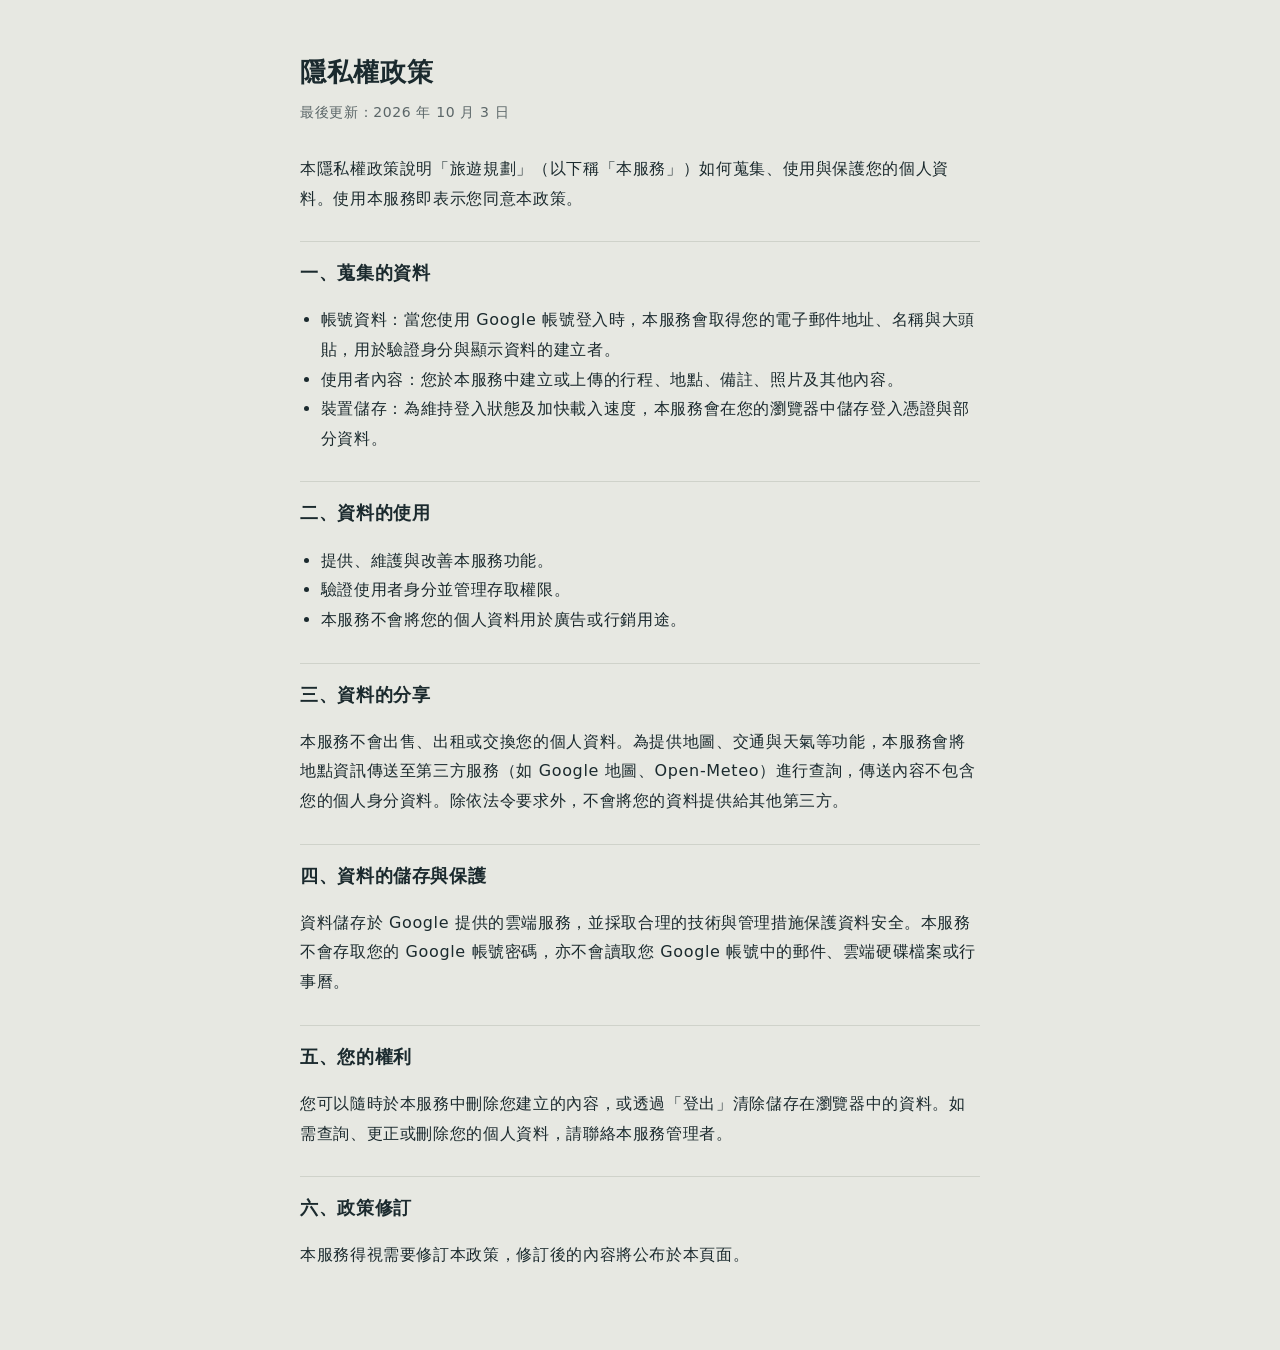
<file: privacy.html>
<!doctype html>
<html lang="zh-Hant">
<head>
<link rel="icon" href="favicon.ico" sizes="32x32">
<link rel="icon" type="image/svg+xml" href="icons/favicon.svg">
<link rel="apple-touch-icon" href="icons/apple-touch-icon.png">
<meta charset="utf-8">
<meta name="viewport" content="width=device-width, initial-scale=1">
<title>隱私權政策｜旅遊規劃</title>
<style>
  :root { --bg:#E7E8E2; --panel:#F4F4F0; --ink:#1B2A2E; --ink2:#5b6668; --rule:#cfd2ca; }
  @media (prefers-color-scheme: dark) { :root { --bg:#141B1D; --panel:#1B2427; --ink:#E8E6DF; --ink2:#9AA3A5; --rule:#2c3639; } }
  html, body { margin: 0; background: var(--bg); color: var(--ink); }
  body { font-family: "PingFang TC", "Noto Sans TC", "Microsoft JhengHei", system-ui, sans-serif; line-height: 1.85; letter-spacing: .04em; }
  main { max-width: 680px; margin: 0 auto; padding: 48px 20px 64px; }
  h1 { font-size: 26px; margin: 0 0 4px; }
  .date { color: var(--ink2); font-size: 14px; margin: 0 0 28px; }
  h2 { font-size: 18px; margin: 28px 0 6px; padding-top: 14px; border-top: 1px solid var(--rule); }
  p, li { font-size: 16px; }
  ul { padding-left: 1.3em; }
  a { color: inherit; }
</style>
</head>
<body>
<main>
  <h1>隱私權政策</h1>
  <p class="date">最後更新：2026 年 10 月 3 日</p>

  <p>本隱私權政策說明「旅遊規劃」（以下稱「本服務」）如何蒐集、使用與保護您的個人資料。使用本服務即表示您同意本政策。</p>

  <h2>一、蒐集的資料</h2>
  <ul>
    <li>帳號資料：當您使用 Google 帳號登入時，本服務會取得您的電子郵件地址、名稱與大頭貼，用於驗證身分與顯示資料的建立者。</li>
    <li>使用者內容：您於本服務中建立或上傳的行程、地點、備註、照片及其他內容。</li>
    <li>裝置儲存：為維持登入狀態及加快載入速度，本服務會在您的瀏覽器中儲存登入憑證與部分資料。</li>
  </ul>

  <h2>二、資料的使用</h2>
  <ul>
    <li>提供、維護與改善本服務功能。</li>
    <li>驗證使用者身分並管理存取權限。</li>
    <li>本服務不會將您的個人資料用於廣告或行銷用途。</li>
  </ul>

  <h2>三、資料的分享</h2>
  <p>本服務不會出售、出租或交換您的個人資料。為提供地圖、交通與天氣等功能，本服務會將地點資訊傳送至第三方服務（如 Google 地圖、Open-Meteo）進行查詢，傳送內容不包含您的個人身分資料。除依法令要求外，不會將您的資料提供給其他第三方。</p>

  <h2>四、資料的儲存與保護</h2>
  <p>資料儲存於 Google 提供的雲端服務，並採取合理的技術與管理措施保護資料安全。本服務不會存取您的 Google 帳號密碼，亦不會讀取您 Google 帳號中的郵件、雲端硬碟檔案或行事曆。</p>

  <h2>五、您的權利</h2>
  <p>您可以隨時於本服務中刪除您建立的內容，或透過「登出」清除儲存在瀏覽器中的資料。如需查詢、更正或刪除您的個人資料，請聯絡本服務管理者。</p>

  <h2>六、政策修訂</h2>
  <p>本服務得視需要修訂本政策，修訂後的內容將公布於本頁面。</p>
</main>
</body>
</html>
</file>
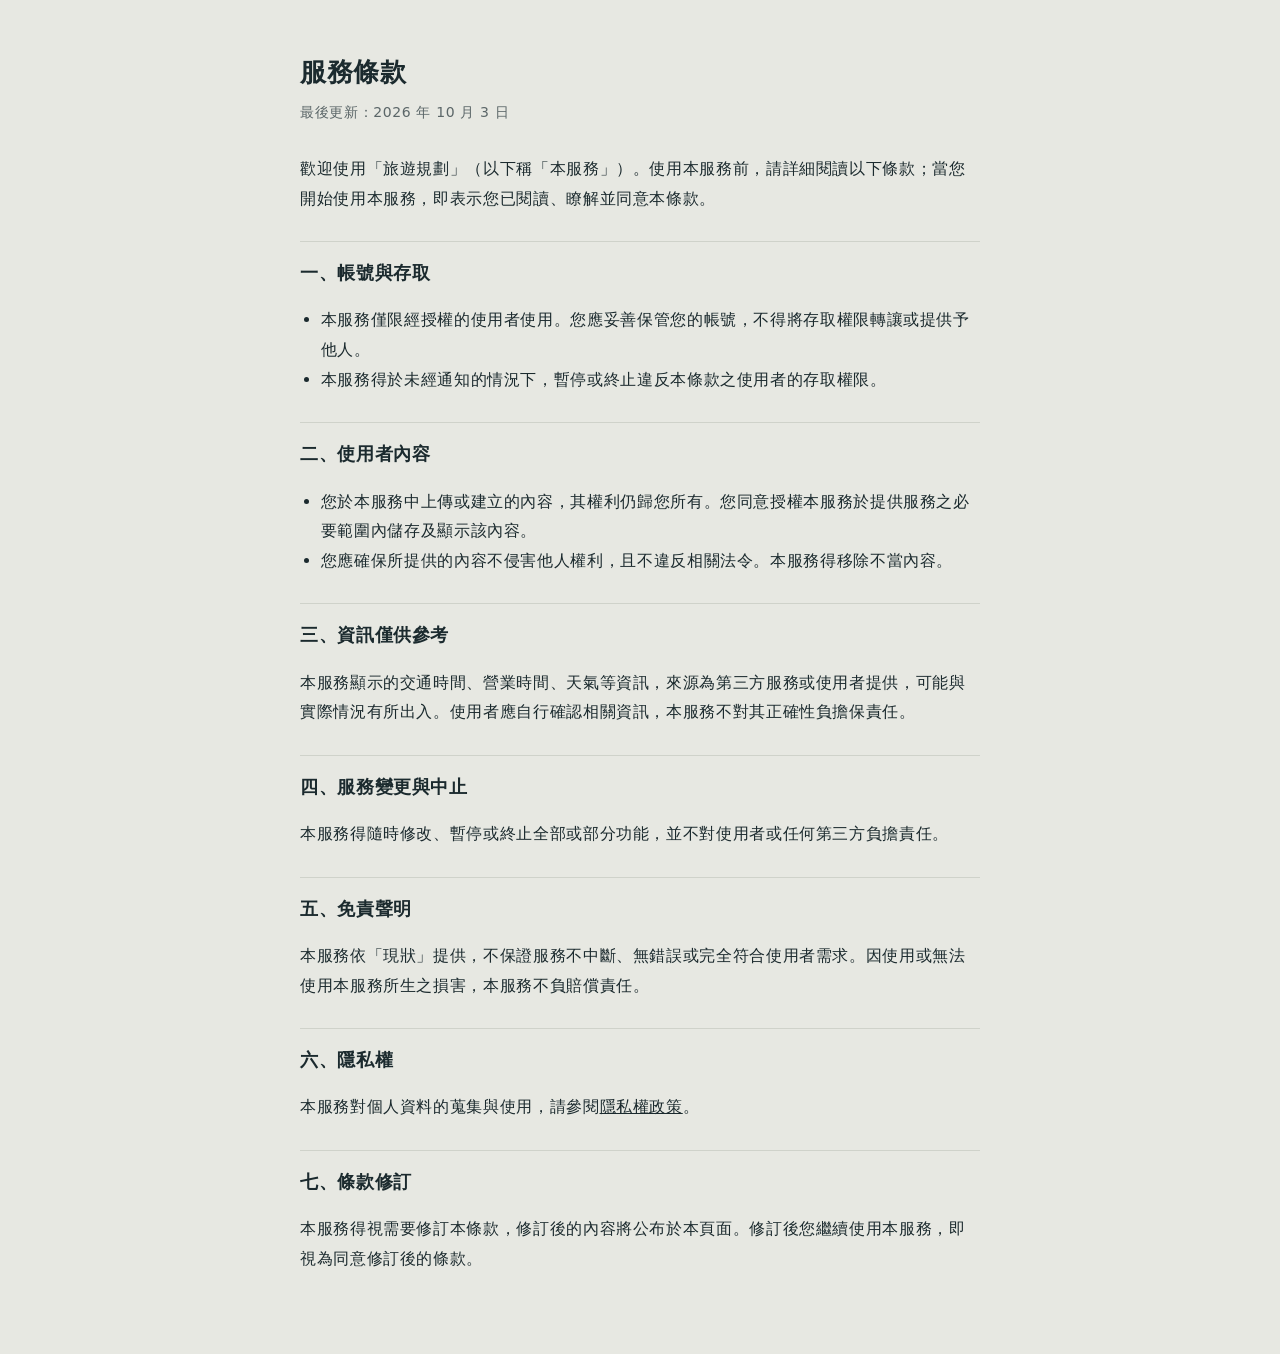
<file: terms.html>
<!doctype html>
<html lang="zh-Hant">
<head>
<link rel="icon" href="favicon.ico" sizes="32x32">
<link rel="icon" type="image/svg+xml" href="icons/favicon.svg">
<link rel="apple-touch-icon" href="icons/apple-touch-icon.png">
<meta charset="utf-8">
<meta name="viewport" content="width=device-width, initial-scale=1">
<title>服務條款｜旅遊規劃</title>
<style>
  :root { --bg:#E7E8E2; --panel:#F4F4F0; --ink:#1B2A2E; --ink2:#5b6668; --rule:#cfd2ca; }
  @media (prefers-color-scheme: dark) { :root { --bg:#141B1D; --panel:#1B2427; --ink:#E8E6DF; --ink2:#9AA3A5; --rule:#2c3639; } }
  html, body { margin: 0; background: var(--bg); color: var(--ink); }
  body { font-family: "PingFang TC", "Noto Sans TC", "Microsoft JhengHei", system-ui, sans-serif; line-height: 1.85; letter-spacing: .04em; }
  main { max-width: 680px; margin: 0 auto; padding: 48px 20px 64px; }
  h1 { font-size: 26px; margin: 0 0 4px; }
  .date { color: var(--ink2); font-size: 14px; margin: 0 0 28px; }
  h2 { font-size: 18px; margin: 28px 0 6px; padding-top: 14px; border-top: 1px solid var(--rule); }
  p, li { font-size: 16px; }
  ul { padding-left: 1.3em; }
  a { color: inherit; }
</style>
</head>
<body>
<main>
  <h1>服務條款</h1>
  <p class="date">最後更新：2026 年 10 月 3 日</p>

  <p>歡迎使用「旅遊規劃」（以下稱「本服務」）。使用本服務前，請詳細閱讀以下條款；當您開始使用本服務，即表示您已閱讀、瞭解並同意本條款。</p>

  <h2>一、帳號與存取</h2>
  <ul>
    <li>本服務僅限經授權的使用者使用。您應妥善保管您的帳號，不得將存取權限轉讓或提供予他人。</li>
    <li>本服務得於未經通知的情況下，暫停或終止違反本條款之使用者的存取權限。</li>
  </ul>

  <h2>二、使用者內容</h2>
  <ul>
    <li>您於本服務中上傳或建立的內容，其權利仍歸您所有。您同意授權本服務於提供服務之必要範圍內儲存及顯示該內容。</li>
    <li>您應確保所提供的內容不侵害他人權利，且不違反相關法令。本服務得移除不當內容。</li>
  </ul>

  <h2>三、資訊僅供參考</h2>
  <p>本服務顯示的交通時間、營業時間、天氣等資訊，來源為第三方服務或使用者提供，可能與實際情況有所出入。使用者應自行確認相關資訊，本服務不對其正確性負擔保責任。</p>

  <h2>四、服務變更與中止</h2>
  <p>本服務得隨時修改、暫停或終止全部或部分功能，並不對使用者或任何第三方負擔責任。</p>

  <h2>五、免責聲明</h2>
  <p>本服務依「現狀」提供，不保證服務不中斷、無錯誤或完全符合使用者需求。因使用或無法使用本服務所生之損害，本服務不負賠償責任。</p>

  <h2>六、隱私權</h2>
  <p>本服務對個人資料的蒐集與使用，請參閱<a href="privacy.html">隱私權政策</a>。</p>

  <h2>七、條款修訂</h2>
  <p>本服務得視需要修訂本條款，修訂後的內容將公布於本頁面。修訂後您繼續使用本服務，即視為同意修訂後的條款。</p>
</main>
</body>
</html>
</file>
